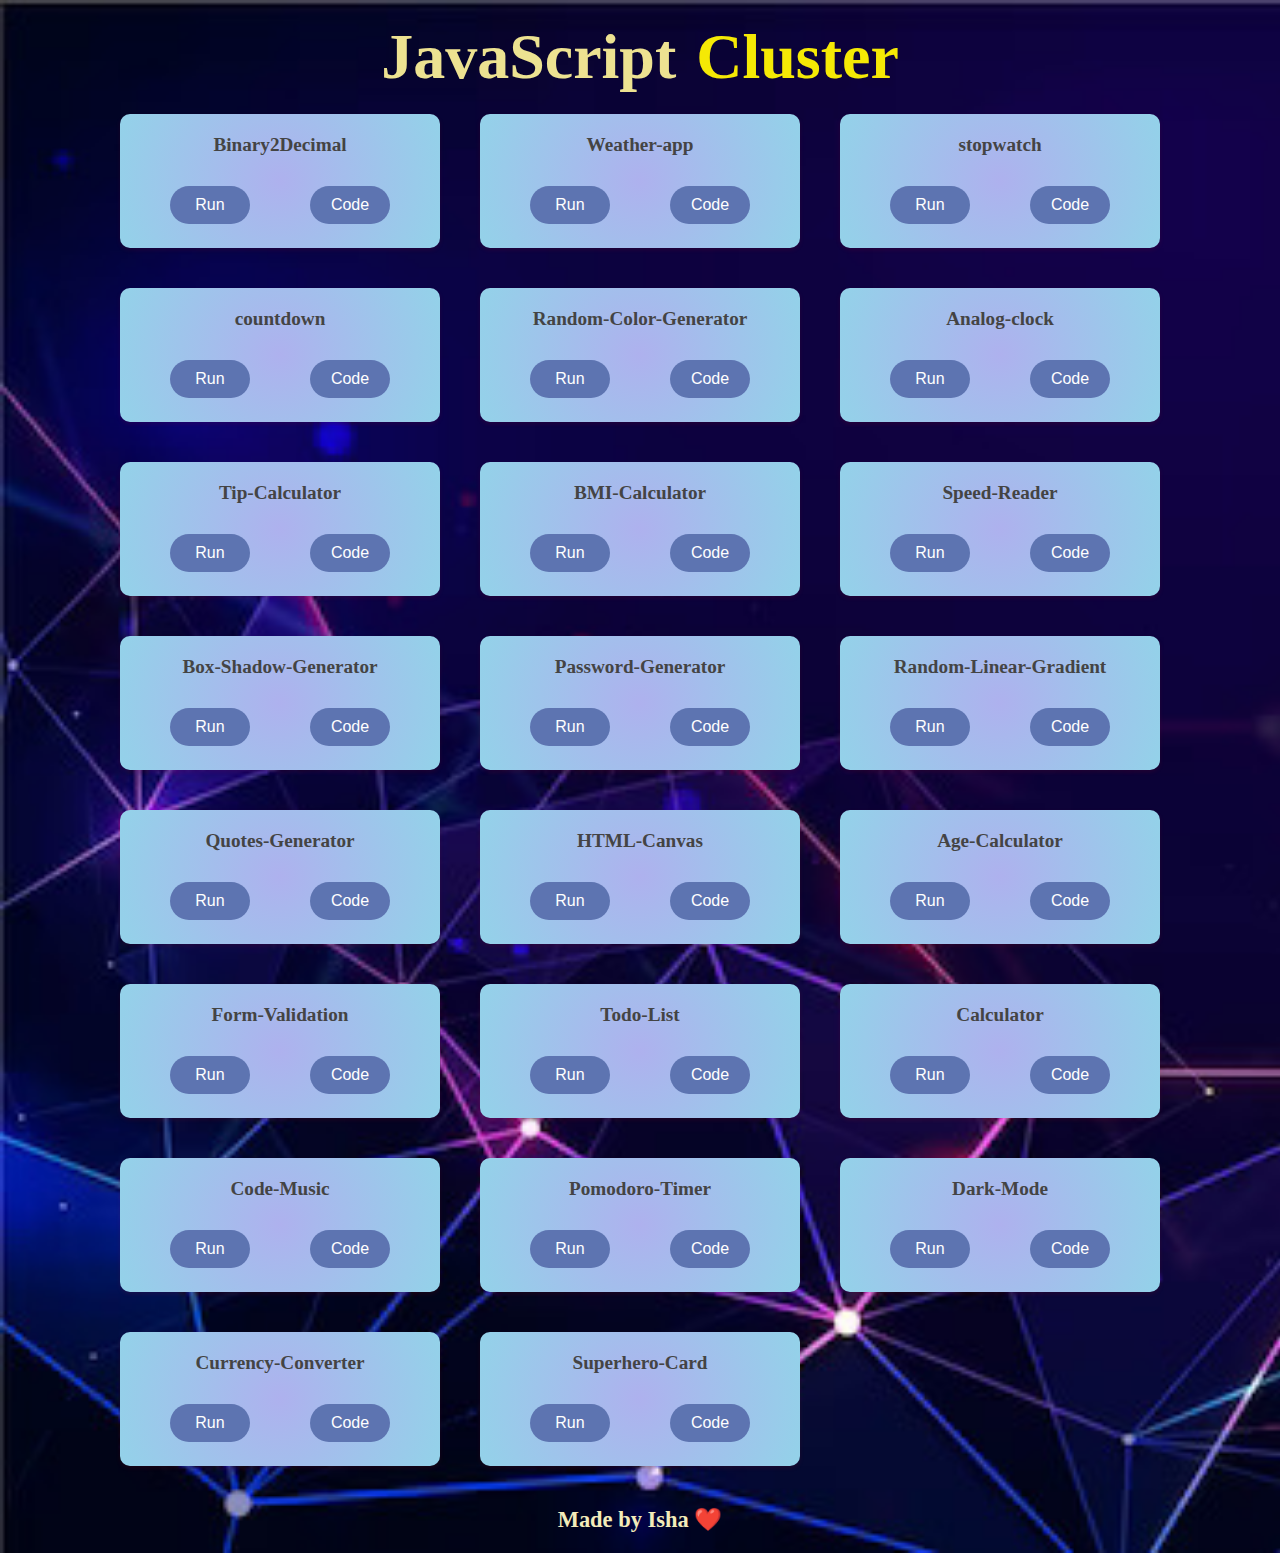
<file: index.html>
<!DOCTYPE html>
<html lang="en">
<head>
    <meta charset="UTF-8">
    <meta name="description" content="Simple JavaScript Projects by Ayush Saini"/>
    <meta name="keywords" content="js, JavaScript, web, Frontend, html, css, development"/>
    <meta name="viewport" content="width=device-width, initial-scale=1.0">
    <title>JavaScript Cluster</title>
    <link rel="stylesheet" type="text/css" href="./mainStyle.css" media="all">
    
</head>
<body>
    <header>
        <h1 class="title">JavaScript<span>Cluster</span></h1>
    </header>
    <div id="projects-grid"></div>
    <footer>
        <h3>Made by Isha ❤️</h3>
    </footer>
    <script src="./mainApp.js"></script>
</body>
</html>
</file>
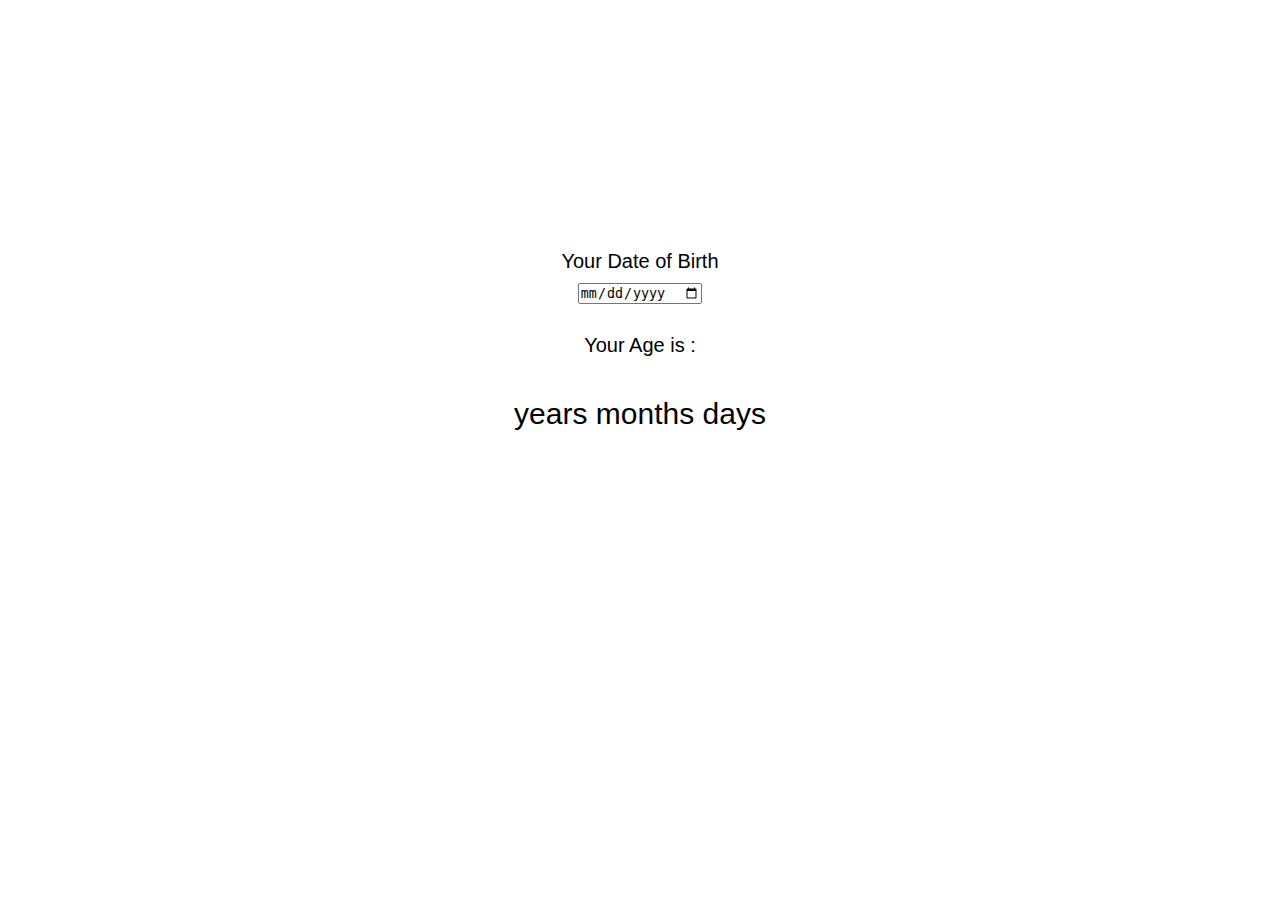
<file: Age-Calculator/index.html>
<!DOCTYPE html>
<html lang="en">
<head>
    <meta charset="UTF-8">
    <meta name="viewport" content="width=device-width, initial-scale=1.0">
    <title>Age Calculator</title>
    <link rel="stylesheet" href="./style.css" type="text/css">
</head>
<body>
    <div class="container">
        <label for="dob">Your Date of Birth</label>
        <input type="date" name="dob-name" id="dob" >
        <p class="desc">Your Age is : </p>
        <p class="age">
            <span id="years"></span> years
            <span id="months"></span> months
            <span id="days"></span> days
        </p>
        <p class="error">Welcome Time Traveller 🔮</p>
    </div>
    <script src="./app.js" type="text/javascript"></script>
</body>
</html>
</file>
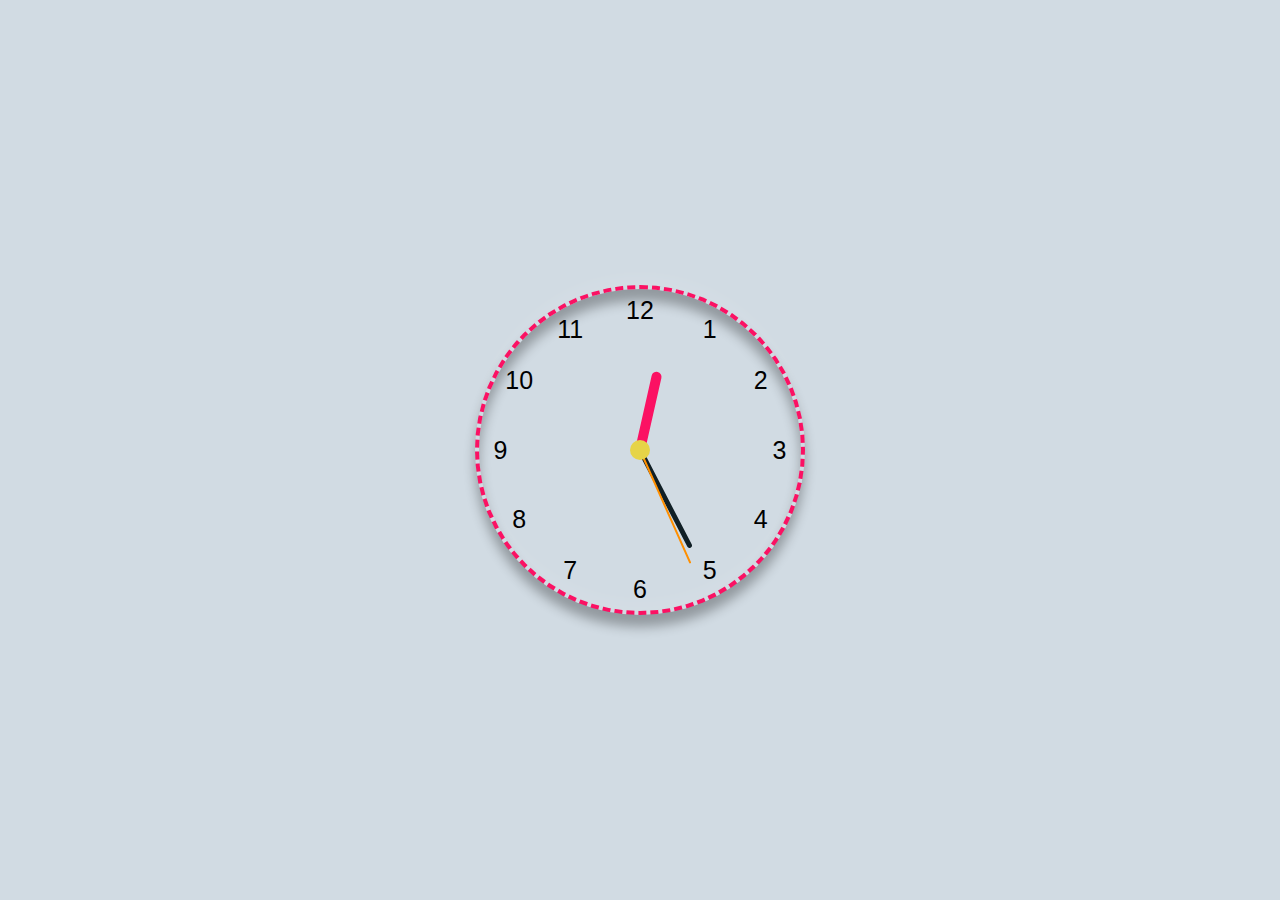
<file: Analog-clock/index.html>
<!DOCTYPE html>
<html lang="en">
  <head>
    <meta charset="UTF-8" />
    <meta name="viewport" content="width=device-width, initial-scale=1.0" />
    <title>Analog Clock</title>
    <link rel="stylesheet" href="./style.css" type="text/css" />
  </head>
  <body>
    <div class="container">
      <div class="hand hour"></div>
      <div class="hand minute"></div>
      <div class="hand second"></div>
      <div class="number number1"><div class="undo">1</div></div>
      <div class="number number2"><div class="undo">2</div></div>
      <div class="number number3"><div class="undo">3</div></div>
      <div class="number number4"><div class="undo">4</div></div>
      <div class="number number5"><div class="undo">5</div></div>
      <div class="number number6"><div class="undo">6</div></div>
      <div class="number number7"><div class="undo">7</div></div>
      <div class="number number8"><div class="undo">8</div></div>
      <div class="number number9"><div class="undo">9</div></div>
      <div class="number number10"><div class="undo">10</div></div>
      <div class="number number11"><div class="undo">11</div></div>
      <div class="number number12">12</div>
    </div>
    <script src="./app.js" type="text/javascript"></script>
  </body>
</html>
</file>
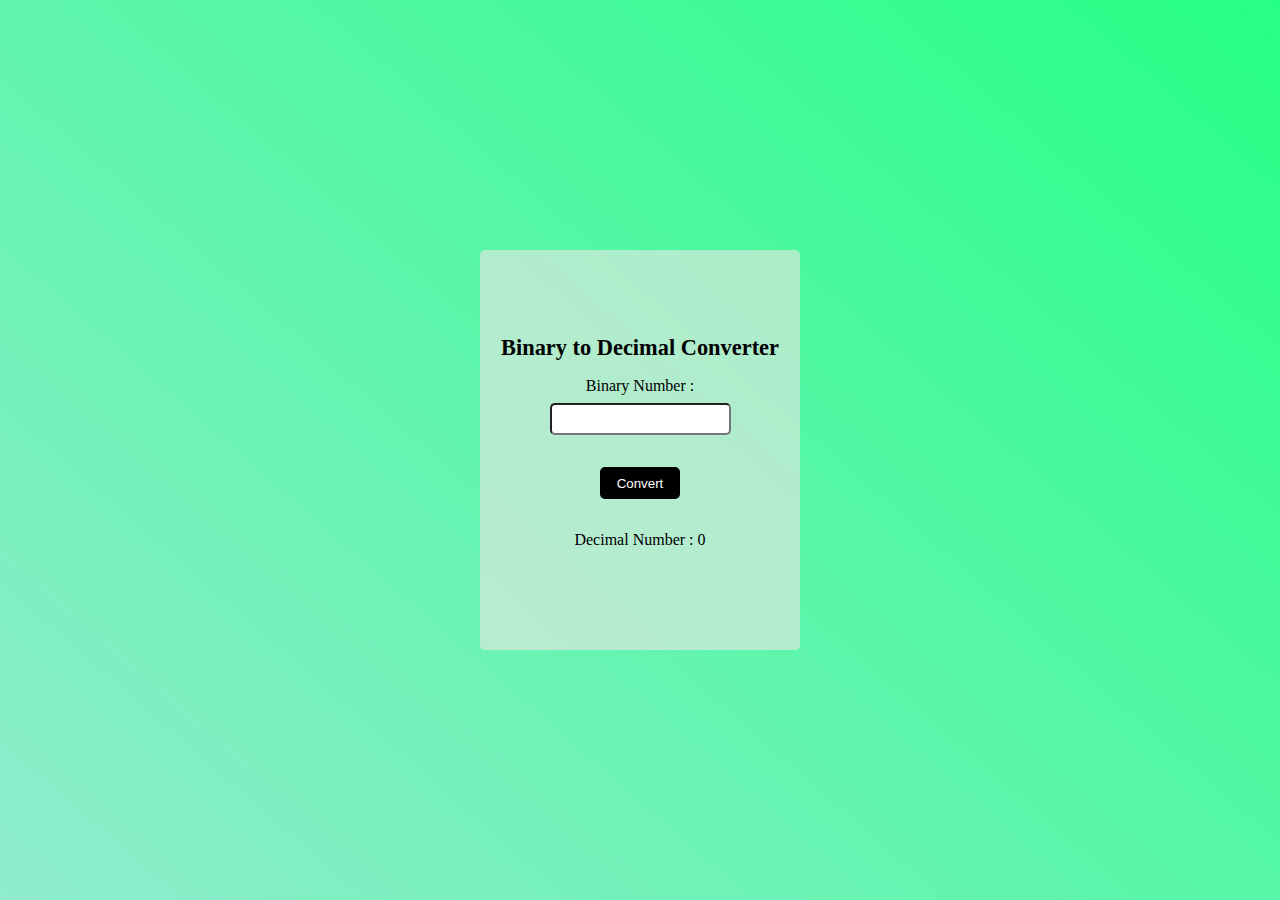
<file: Binary2Decimal/index.html>
<!DOCTYPE html>
<html lang="en">
<head>
    <meta charset="UTF-8">
    <meta name="viewport" content="width=device-width, initial-scale=1.0">
    <title>Binary to decimal converter</title>
    <link rel="stylesheet" href="./style.css" type="text/css">
</head>
<body>
    <form class="container">
        <h1 class="title">Binary to Decimal Converter</h1>
        <div class="row">
            <label for="binary">Binary Number : </label>
            <input name="binary" id="binary" type="number" >
        </div>
        <div class="row">
            <input class="btn" type="submit" value="Convert">
        </div>
        <div class="row">
            <p class="result">Decimal Number : 0</p>
        </div>
    </form>
    <script src="./app.js" type="text/javascript"></script>
</body>
</html>
</file>
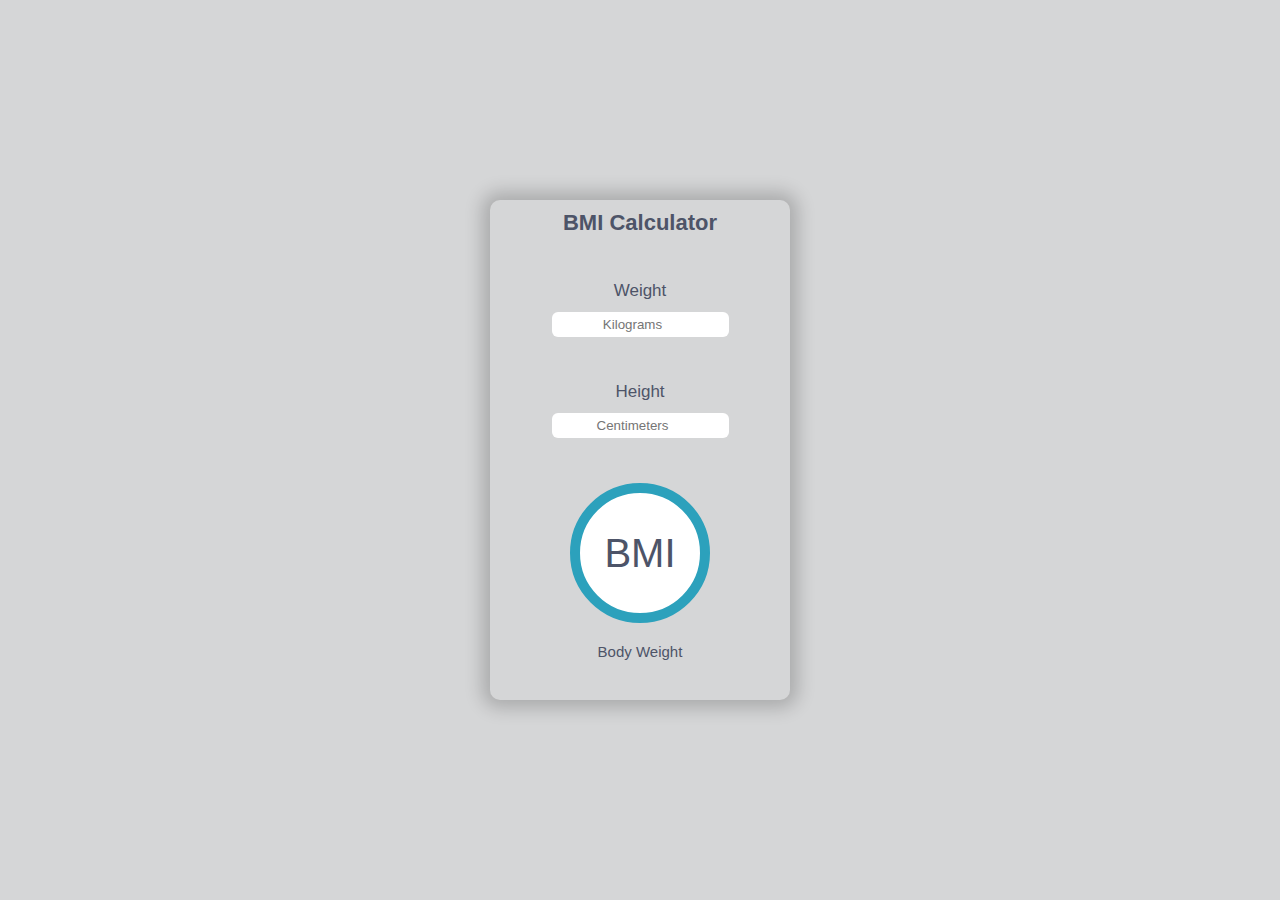
<file: BMI-Calculator/index.html>
<!DOCTYPE html>
<html lang="en">
<head>
    <meta charset="UTF-8">
    <meta name="viewport" content="width=device-width, initial-scale=1.0">
    <title>BMI Calculator</title>
    <link rel="stylesheet" href="./style.css" type="text/css">
</head>
<body>
    <div class="container">
        <h1 class="title">BMI Calculator</h1>
        <div class="weight-wrapper">
            <label for="weight">Weight</label>
            <input type="number" name="weight-box" min="0" id="weight" class="input-box" placeholder="Kilograms">
        </div>
        <div class="height-wrapper">
            <label for="height">Height</label>
            <input type="number" name="height-box" min="0" id="height" class="input-box" placeholder="Centimeters">
        </div>
        <div class="result-wrapper">
            <div class="bmi">BMI</div>
            <p class="desc">Body Weight <span class="bmi-category"></span></p>
        </div>
    </div>
    <script src="./app.js" type="text/javascript"></script>
</body>
</html>
</file>
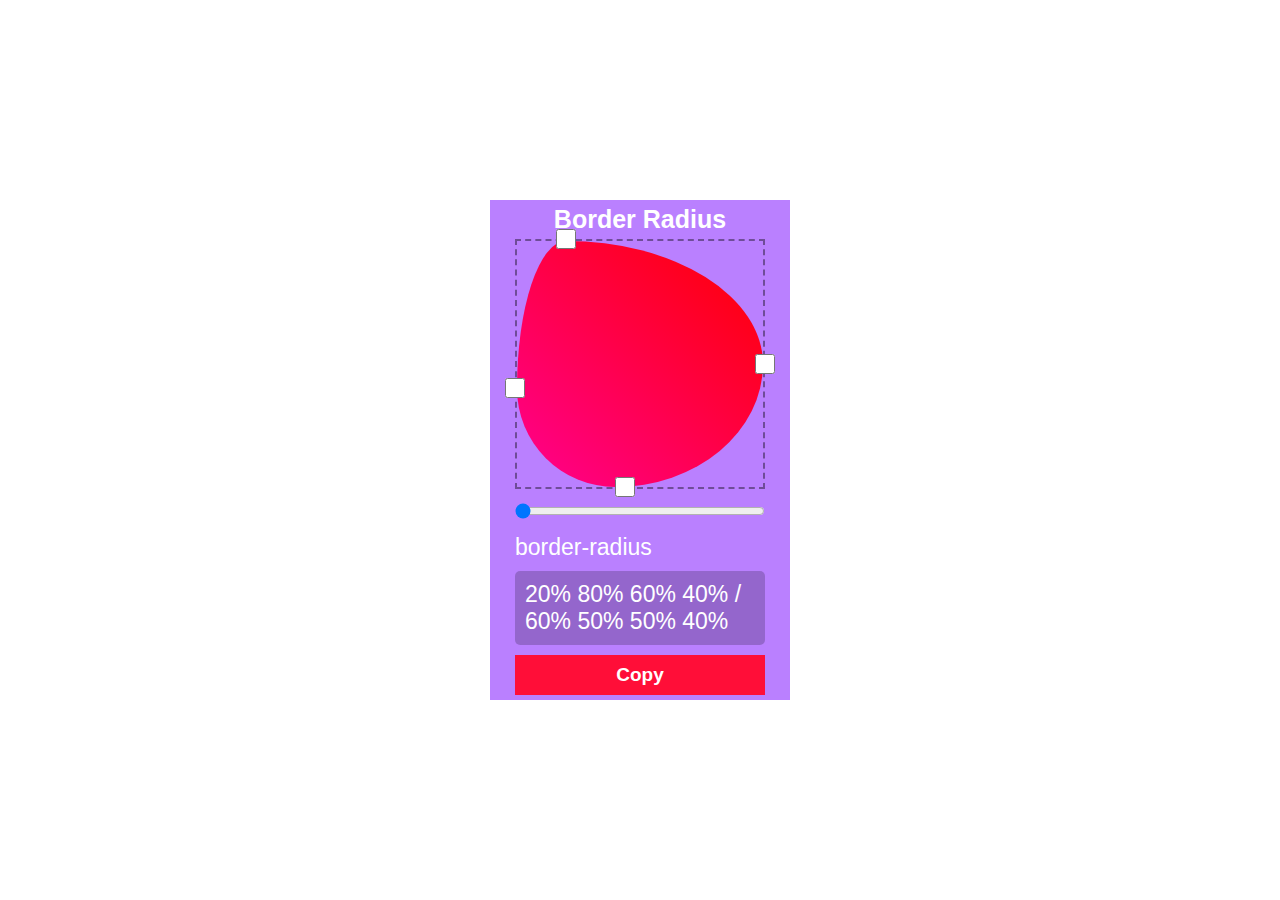
<file: Border-Radius/index.html>
<!DOCTYPE html>
<html lang="en">
<head>
    <meta charset="UTF-8">
    <meta name="viewport" content="width=device-width, initial-scale=1.0">
    <title>Border Radius</title>
    <link rel="stylesheet" href="./style.css" type="text/css">
</head>
<body>
    <div class="container">
        <h1 class="title">Border Radius</h1>
        <div class="generator-wrapper">
            <div class="shape"></div>
            <input type="checkbox" id="left" class="slider"></input>
            <input type="checkbox" id="top" class="slider"></input>
            <input type="checkbox" id="right" class="slider"></input>
            <input type="checkbox" id="bottom" class="slider"></input>
        </div>
        <input type="range" id="ranger" min="0" max="100" value="0">
        <div class="output-wrapper">
            <p class="property-name">border-radius</p>
            <div class="output">
                <div class="code">20% 80% 60% 40% / 60% 50% 50% 40%</div>
                <button class="copy">Copy</button>
            </div>
        </div>
    </div>
    <script src="./app.js" type="text/javascript"></script>
</body>
</html>
</file>
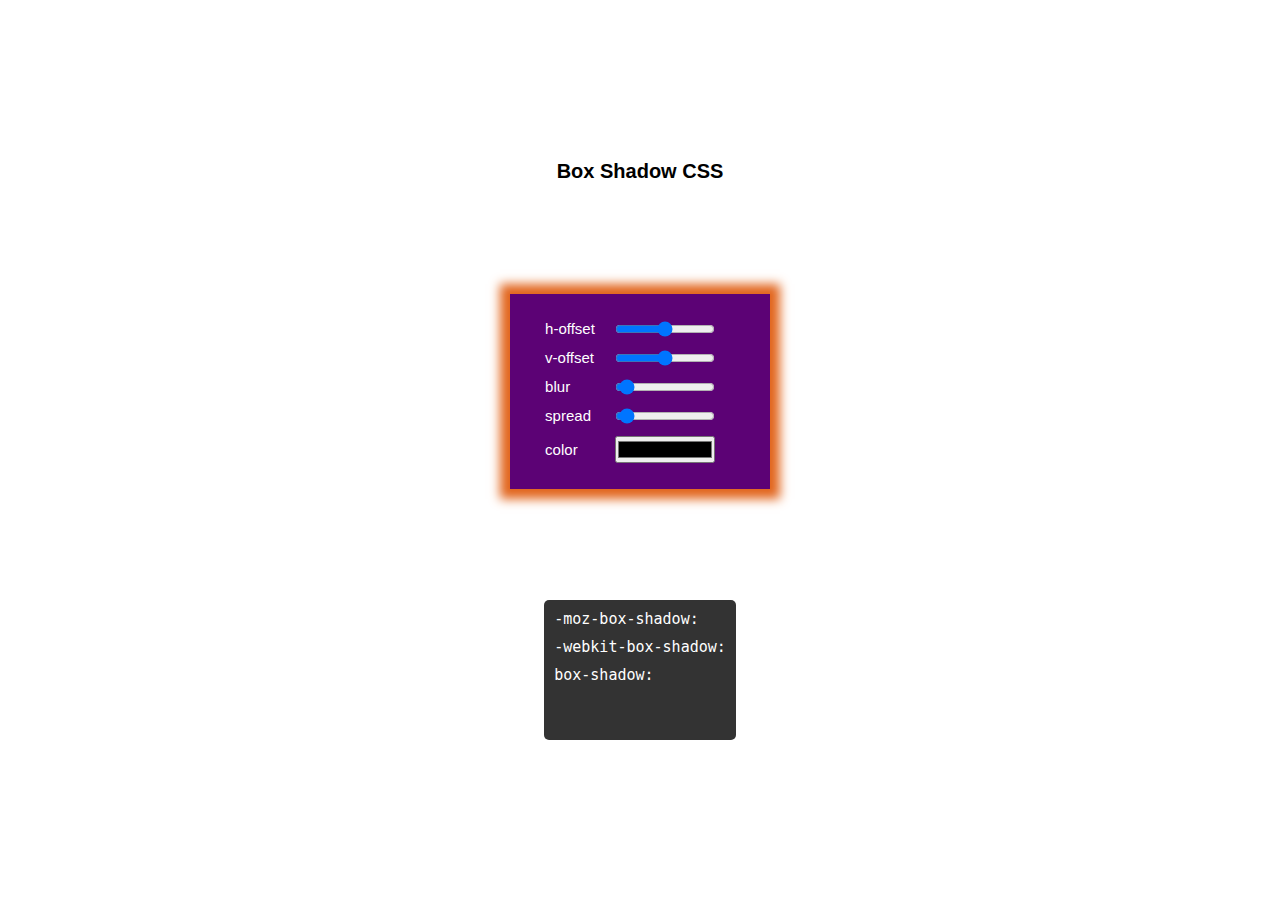
<file: Box-Shadow-Generator/index.html>
<!DOCTYPE html>
<html lang="en">
<head>
    <meta charset="UTF-8">
    <meta name="viewport" content="width=device-width, initial-scale=1.0">
    <title>Box Shadow Generator</title>
    <link rel="stylesheet" href="./style.css" type="text/css">
</head>
<body>
    <div class="container">
        <h1 class="title">Box Shadow CSS</h1>
        <div class="box">
            <div class="properties-wrapper">
                <div class="property">
                    <label for="h-offset">h-offset</label>
                    <input type="range" name="h-offset" id="h-offset" min="-100" max="100" value="0" data-unit="px">
                </div>
                <div class="property">
                    <label for="v-offset">v-offset</label>
                    <input type="range" name="v-offset" id="v-offset" min="-100" max="100" value="0" data-unit="px">
                </div>
                <div class="property">
                    <label for="blur">blur</label>
                    <input type="range" name="blur" id="blur" min="0" max="200" value="10" data-unit="px">
                </div>
                <div class="property">
                    <label for="spread">spread</label>
                    <input type="range" name="spread" id="spread" min="0" max="200" value="10" data-unit="px">
                </div>
                <div class="property">
                    <label for="color">color</label>
                    <input type="color" name="color" id="color">
                </div>
            </div>
        </div>
        <div class="output">
            <div class="code">
                <p class="moz">-moz-box-shadow:</p>
                <p class="webkit">-webkit-box-shadow:</p>
                <p class="normal">box-shadow:</p>
            </div>
        </div>
    </div>
    <script src="./app.js" type="text/javascript"></script>
</body>
</html>
</file>
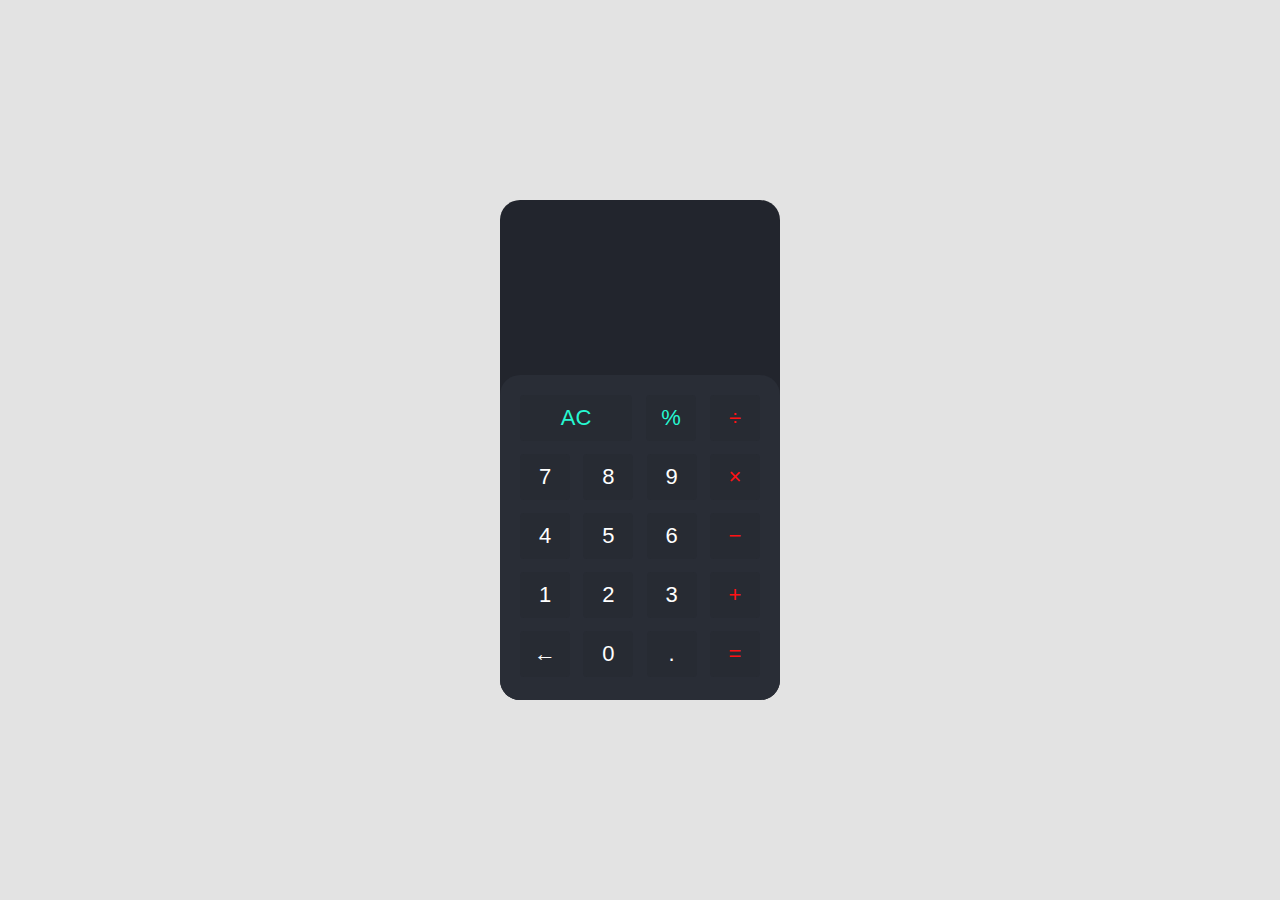
<file: Calculator/index.html>
<!DOCTYPE html>
<html lang="en">
<head>
    <meta charset="UTF-8">
    <meta name="viewport" content="width=device-width, initial-scale=1.0">
    <title>Calculator</title>
    <link rel="stylesheet" href="./style.css" type="text/css">
</head>
<body>
    <div class="container">
        <div class="screen">
            <p data-calc class="calc"></p>
            <p data-result class="result"></p>
        </div>
        <div class="controls">
            <div class="btn-row">
                <button data-operation="all-clear" class="btn-green clear">AC</button>
                <button data-operation="percentage" class="btn-green">%</button>
                <button data-operation="divide" class="btn-red">÷</button>
            </div>
            <div class="btn-row">
                <button data-number>7</button>
                <button data-number>8</button>
                <button data-number>9</button>
                <button data-operation="multiply" class="btn-red">×</button>
            </div>
            <div class="btn-row">
                <button data-number>4</button>
                <button data-number>5</button>
                <button data-number>6</button>
                <button data-operation="minus" class="btn-red">−</button>
            </div>
            <div class="btn-row">
                <button data-number>1</button>
                <button data-number>2</button>
                <button data-number>3</button>
                <button data-operation="plus" class="btn-red">+</button>
            </div>
            <div class="btn-row">
                <button data-operation="back">←</button>
                <button data-number>0</button>
                <button data-number>.</button>
                <button data-operation="equals" class="btn-red">=</button>
            </div>
        </div>
    </div>
    <script src="./app.js" type="text/javascript"></script>
</body>
</html>
</file>
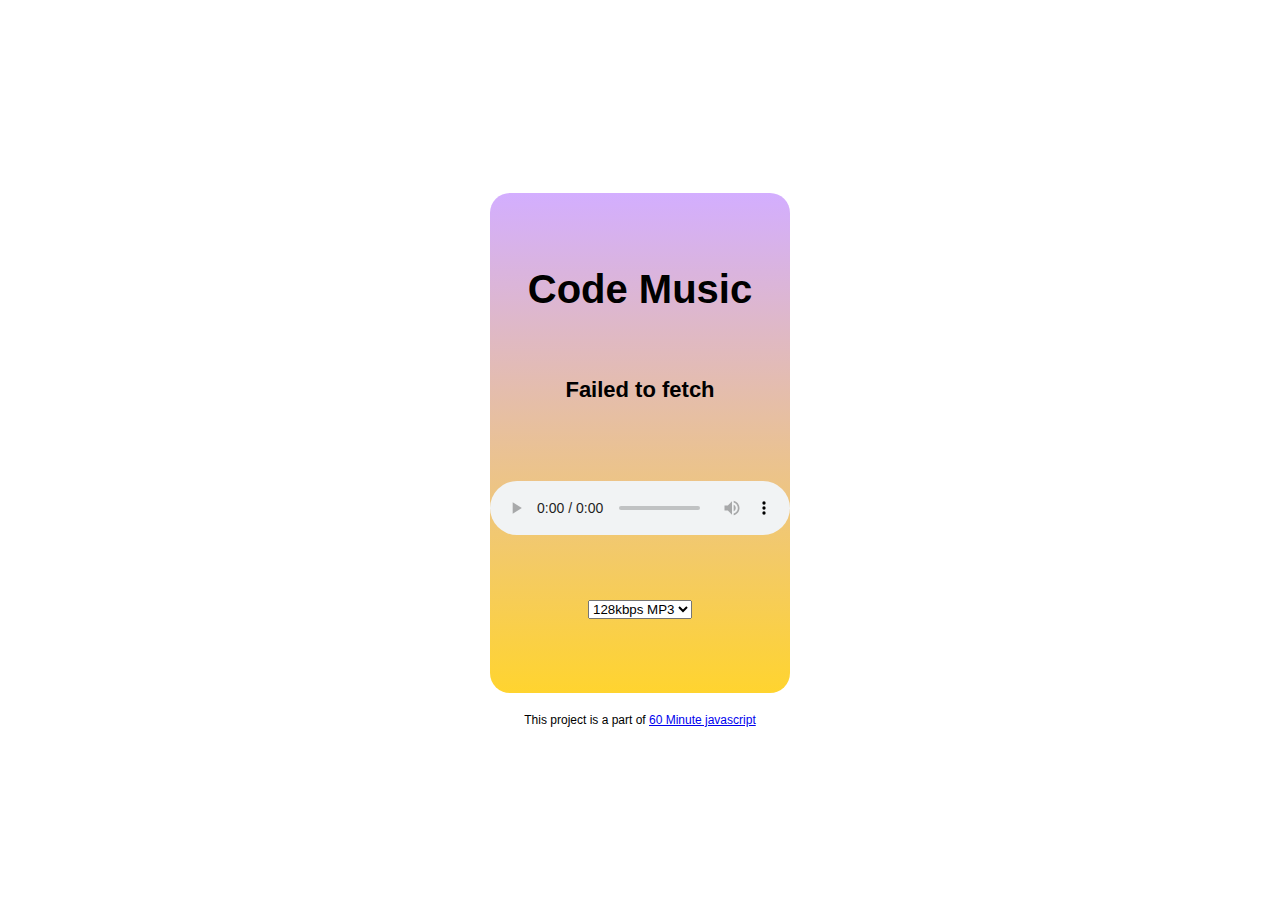
<file: Code-Music/index.html>
<!DOCTYPE html>
<html lang="en">
<head>
    <meta charset="UTF-8">
    <meta name="viewport" content="width=device-width, initial-scale=1.0">
    <title>Code Music 🎧</title>
    <link rel="stylesheet" href="./style.css" type="text/css">
</head>
<body>
    <div class="container">
        <h1 class="title">Code Music</h1>
        <h2 class="track-title"></h2>
        <h3 class="track-artist"></h3>
        <audio id="player" controls src=""></audio>
        <select name="select" id="select-bitrate">
            <option value="normal-128">128kbps MP3</option>
            <option value="normal-64">64kbps MP3</option>
        </select>
    </div>
    <p class="footer">This project is a part of <a href="https://60minutejs.vercel.app/">60 Minute javascript</a></p>
    <script src="./app.js" type="text/javascript"></script>
</body>
</html>
</file>
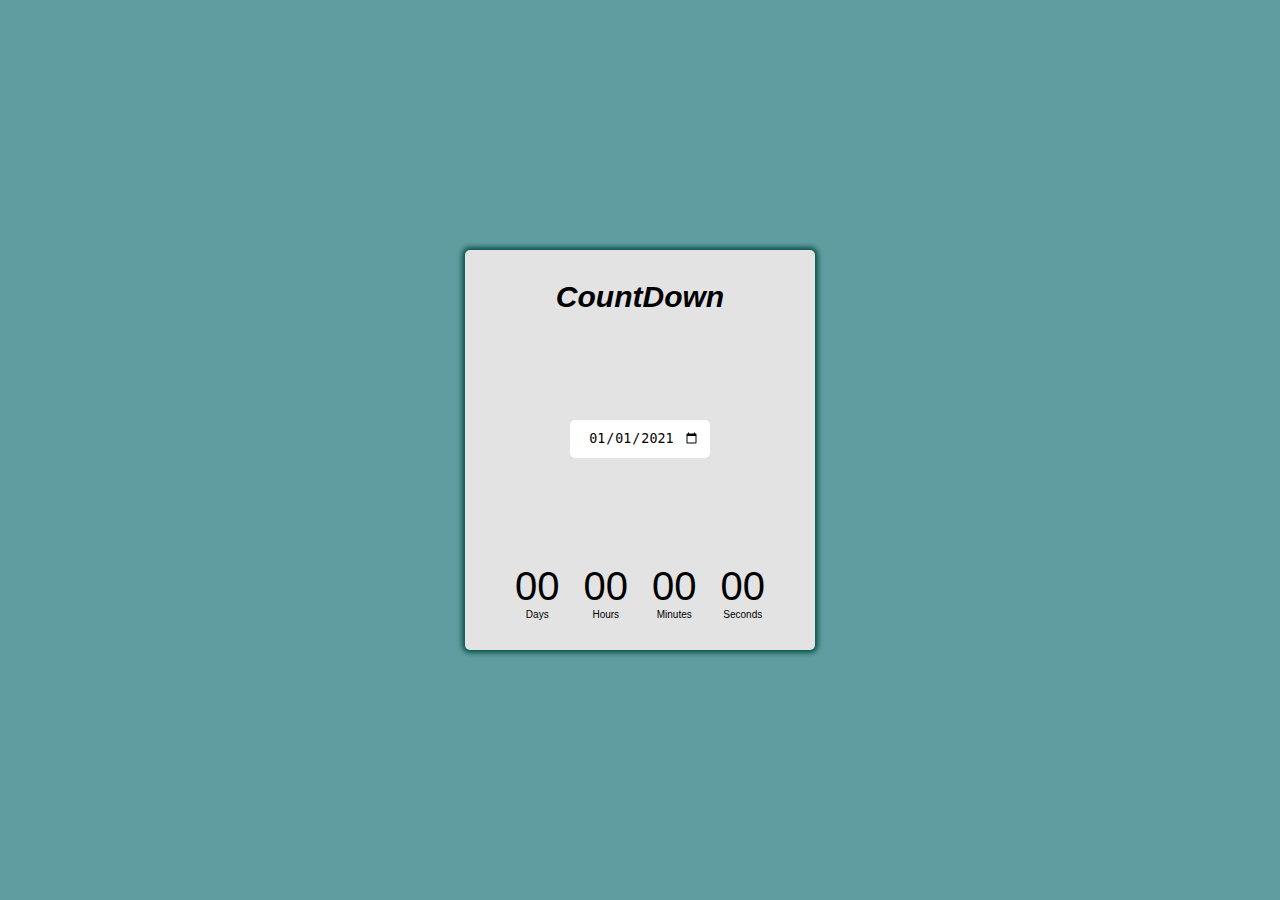
<file: countdown/index.html>
<!DOCTYPE html>
<html lang="en">
<head>
    <meta charset="UTF-8">
    <meta name="viewport" content="width=device-width, initial-scale=1.0">
    <title>Countdown Timer</title>
    <link rel="stylesheet" href="./style.css" type="text/css">
</head>
<body>

    <div class="container">
        <h1 class="title">CountDown</h1>
        <div class="input-wrapper">
            <input type="date" class="input" name="" value="2021-01-01">
        </div>
        <div class="timer-wrapper">
            <div class="col">
                <p class="days timer">00</p>
                <p class="label">Days</p>
            </div>
            <div class="col">
                <p class="hours timer">00</p>
                <p class="label">Hours</p>
            </div>
            <div class="col">
                <p class="minutes timer">00</p>
                <p class="label">Minutes</p>
            </div>
            <div class="col">
                <p class="seconds timer">00</p>
                <p class="label">Seconds</p>
            </div>
        </div>
    </div>

    <script src="./app.js" type="text/javascript"></script>
</body>
</html>
</file>
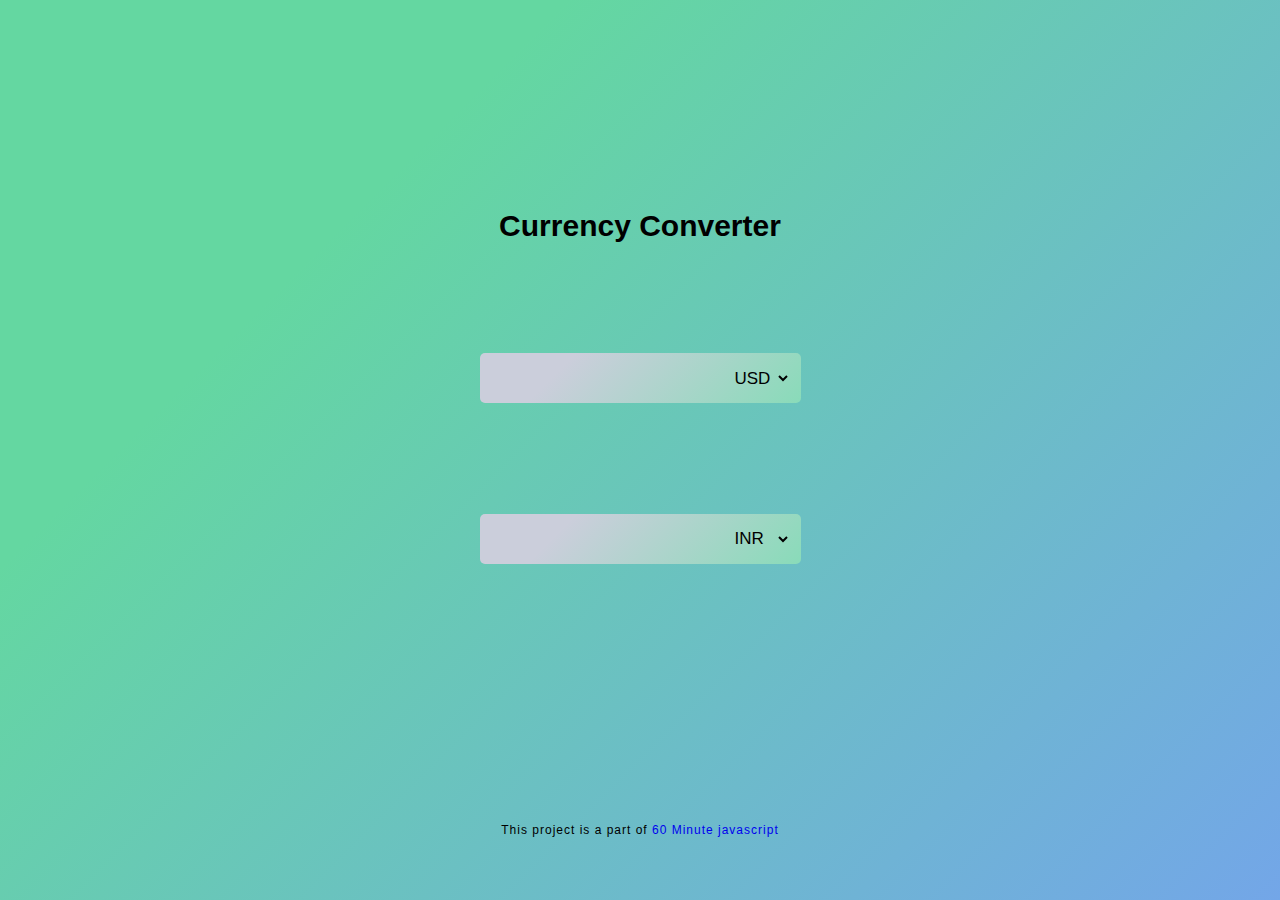
<file: Currency-Converter/index.html>
<!DOCTYPE html>
<html lang="en">
<head>
    <meta charset="UTF-8">
    <meta name="viewport" content="width=device-width, initial-scale=1.0">
    <title>Currency Converter</title>
    <link rel="stylesheet" href="./style.css" type="text/css">
</head>
<body>
    <div class="container">
        <h1 class="title">Currency Converter</h1>
        <div class="row">
            <input type="number" name="currency-1" id="currency-1" step="any">
            <select name="currency-1" id="select-currency-1">
                <option value="EUR">EUR</option>
                <option value="CAD">CAD</option>
                <option value="HKD">HKD</option>
                <option value="ISK">ISK</option>
                <option value="PHP">PHP</option>
                <option value="DKK">DKK</option>
                <option value="HUF">HUF</option>
                <option value="CZK">CZK</option>
                <option value="AUD">AUD</option>
                <option value="RON">RON</option>
                <option value="SEK">SEK</option>
                <option value="IDR">IDR</option>
                <option value="INR">INR</option>
                <option value="BRL">BRL</option>
                <option value="RUB">RUB</option>
                <option value="HRK">HRK</option>
                <option value="JPY">JPY</option>
                <option value="THB">THB</option>
                <option value="CHF">CHF</option>
                <option value="SGD">SGD</option>
                <option value="PLN">PLN</option>
                <option value="BGN">BGN</option>
                <option value="TRY">TRY</option>
                <option value="CNY">CNY</option>
                <option value="NOK">NOK</option>
                <option value="NZD">NZD</option>
                <option value="ZAR">ZAR</option>
                <option value="USD" selected>USD</option>
                <option value="MXN">MXN</option>
                <option value="ILS">ILS</option>
                <option value="GBP">GBP</option>
                <option value="KRW">KRW</option>
                <option value="MYR">MYR</option>
            </select>
        </div>
        <div class="row">
            <input type="number" name="currency-2" id="currency-2" step="any">
            <select name="currency-2" id="select-currency-2">
                <option value="EUR">EUR</option>
                <option value="CAD">CAD</option>
                <option value="HKD">HKD</option>
                <option value="ISK">ISK</option>
                <option value="PHP">PHP</option>
                <option value="DKK">DKK</option>
                <option value="HUF">HUF</option>
                <option value="CZK">CZK</option>
                <option value="AUD">AUD</option>
                <option value="RON">RON</option>
                <option value="SEK">SEK</option>
                <option value="IDR">IDR</option>
                <option value="INR" selected>INR</option>
                <option value="BRL">BRL</option>
                <option value="RUB">RUB</option>
                <option value="HRK">HRK</option>
                <option value="JPY">JPY</option>
                <option value="THB">THB</option>
                <option value="CHF">CHF</option>
                <option value="SGD">SGD</option>
                <option value="PLN">PLN</option>
                <option value="BGN">BGN</option>
                <option value="TRY">TRY</option>
                <option value="CNY">CNY</option>
                <option value="NOK">NOK</option>
                <option value="NZD">NZD</option>
                <option value="ZAR">ZAR</option>
                <option value="USD">USD</option>
                <option value="MXN">MXN</option>
                <option value="ILS">ILS</option>
                <option value="GBP">GBP</option>
                <option value="KRW">KRW</option>
                <option value="MYR">MYR</option>
            </select>
        </div>
        <div id="rate-detail"></div>
    </div>
    <p class="footer">This project is a part of <a href="https://60minutejs.vercel.app/">60 Minute javascript</a></p>
    <script src="./app.js" type="text/javascript"></script>
</body>
</html>
</file>
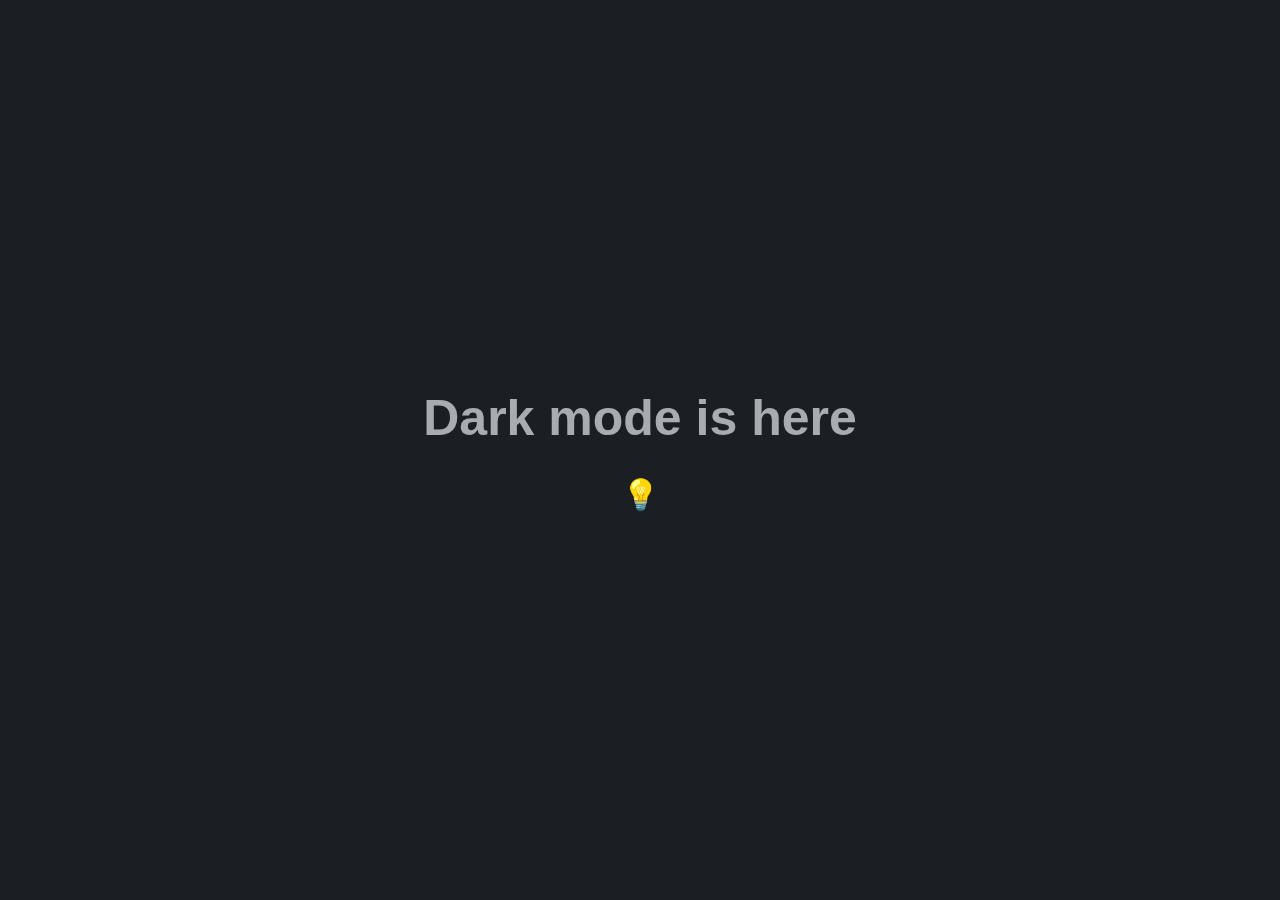
<file: Dark-Mode/index.html>
<!DOCTYPE html>
<html lang="en">
<head>
    <meta charset="UTF-8">
    <meta name="viewport" content="width=device-width, initial-scale=1.0">
    <title>Dark Mode</title>
    <link rel="stylesheet" href="./style.css" type="text/css">
</head>
<body class="dark || light">
    <h1 class="title">Dark mode is here</h1>
    <div class="btn"></div>
    <script src="./app.js" type="text/javascript"></script>
</body>
</html>
</file>
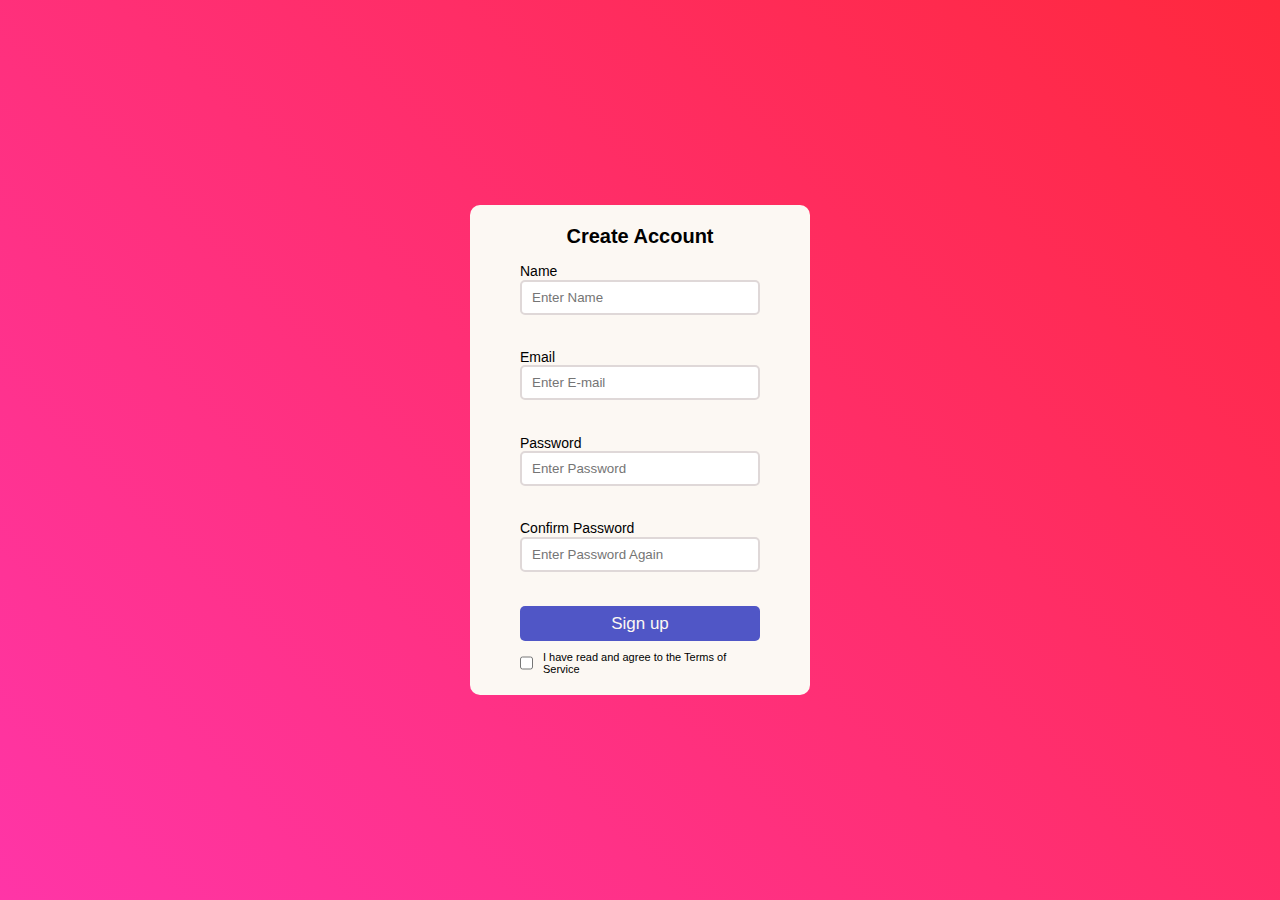
<file: Form-Validation/index.html>
<!DOCTYPE html>
<html lang="en">
<head>
    <meta charset="UTF-8">
    <meta name="viewport" content="width=device-width, initial-scale=1.0">
    <title>Form Validation</title>
    <link rel="stylesheet" href="./style.css" type="text/css">
</head>
<body>
    <form action="/" method="GET" id="form">
        <h1 class="title">Create Account</h1>
        <div class="row">
            <label for="name">Name</label>
            <input type="text" name="name" id="name" placeholder="Enter Name">
            <small>Error message goes here</small>
        </div>
        <div class="row">
            <label for="email">Email</label>
            <input type="email" name="email" id="email" placeholder="Enter E-mail">
            <small>Error message goes here</small>
        </div>
        <div class="row">
            <label for="password">Password</label>
            <input type="password" name="password" id="password" placeholder="Enter Password">
            <small>Error message goes here</small>
        </div>
        <div class="row">
            <label for="confirm-password">Confirm Password</label>
            <input type="password" name="confirm-password" id="confirm-password" placeholder="Enter Password Again">
            <small>Error message goes here</small>
        </div>
        <button type="submit" id="btn">Sign up</button>
        <div class="tNc">
            <input type="checkbox" name="terms" id="terms" required>
            <label for="terms">I have read and agree to the Terms of Service</label>
        </div>
    </form>

    <script src="./app.js" type="text/javascript"></script>
</body>
</html>
</file>
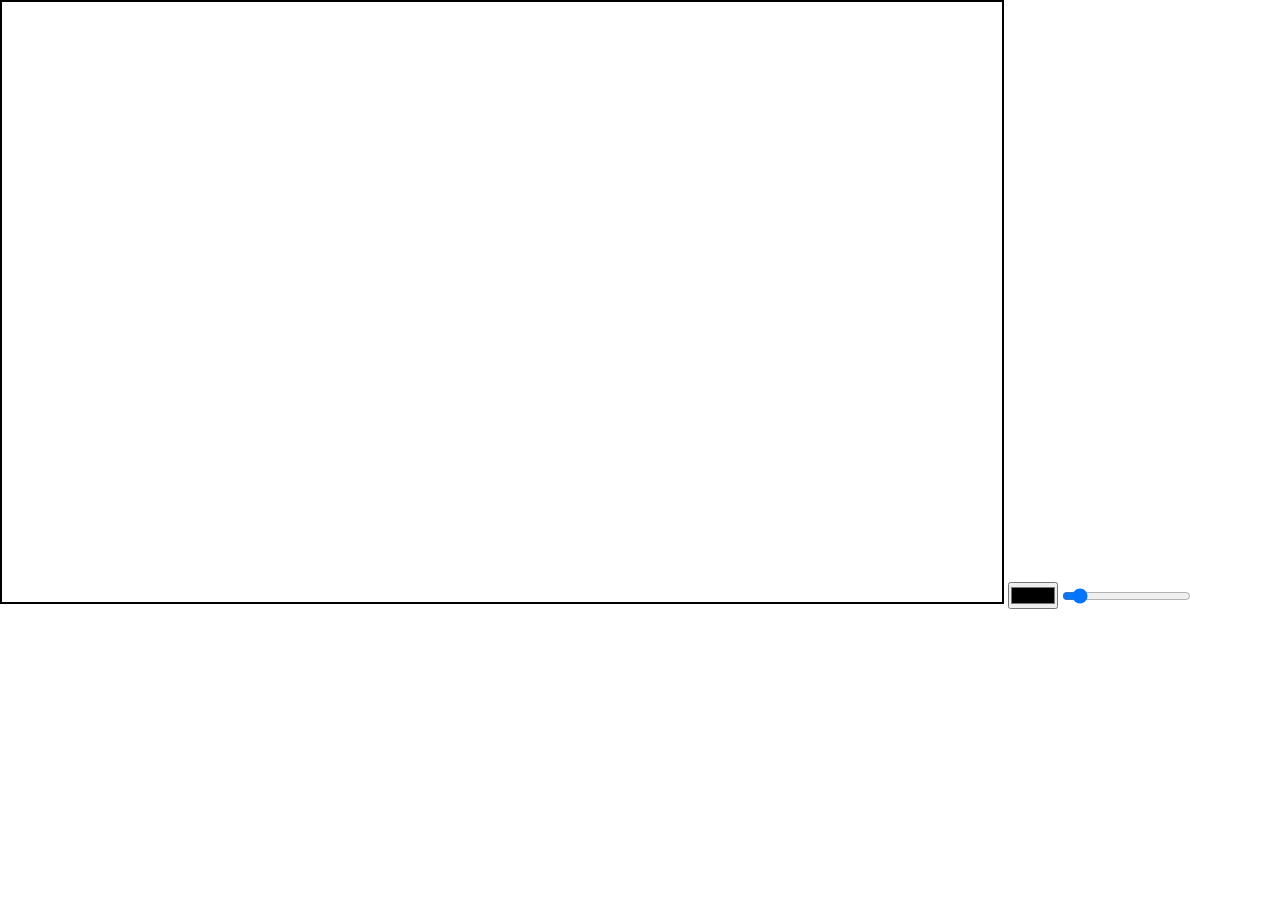
<file: HTML-Canvas/index.html>
<!DOCTYPE html>
<html lang="en">
<head>
    <meta charset="UTF-8">
    <meta name="viewport" content="width=device-width, initial-scale=1.0">
    <title>HTML Canvas</title>
    <link rel="stylesheet" href="./style.css" type="text/css">
</head>
<body>
    <canvas id="canvas" width="1000px" height="600px"></canvas>
    <input type="color" name="pen" id="color" value="black">
    <input type="range" name="pen-range" id="range" min="1" max="100" value="10">
    <script src="./app.js" type="text/javascript"></script>
</body>
</html>
</file>
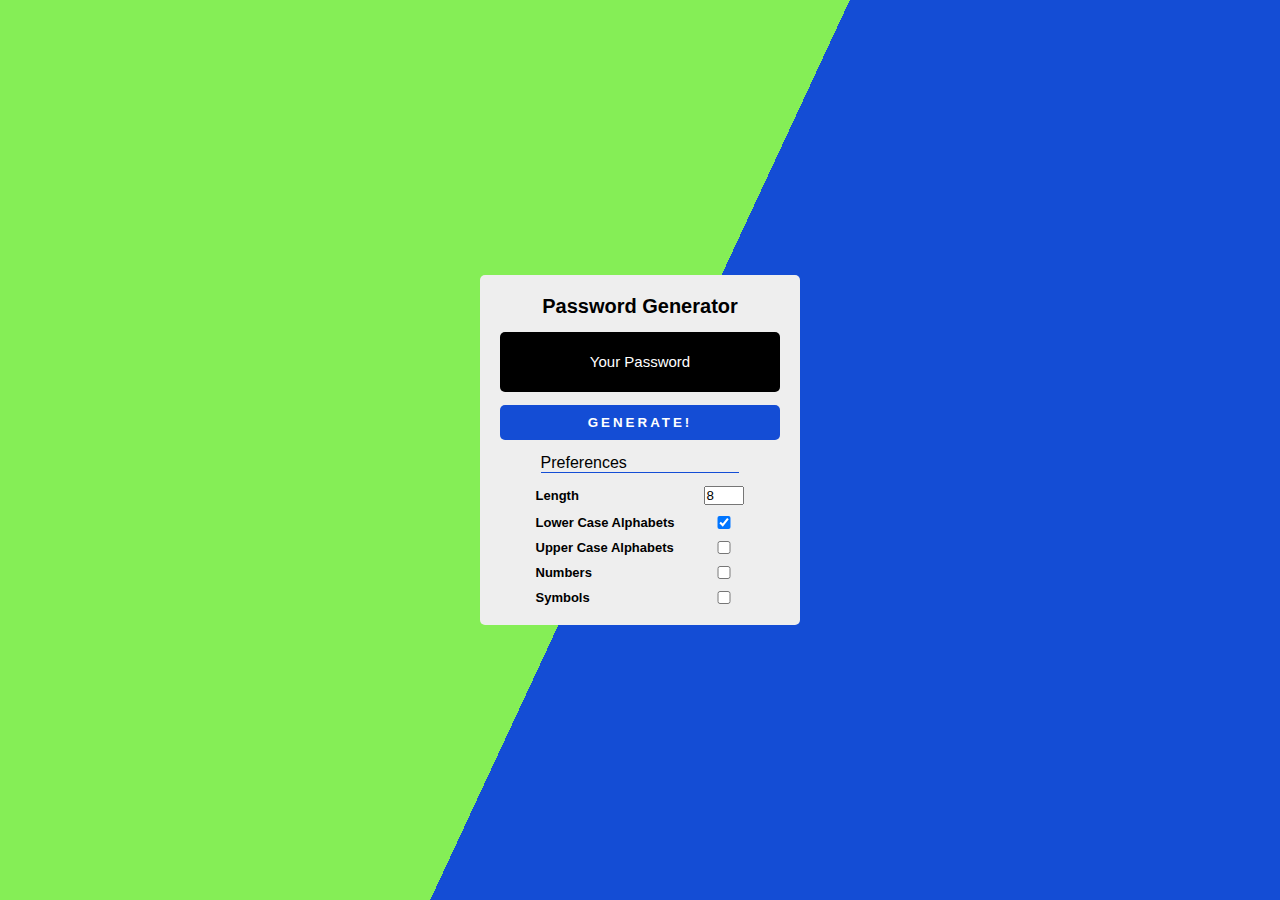
<file: Password-Generator/index.html>
<!DOCTYPE html>
<html lang="en">
<head>
    <meta charset="UTF-8">
    <meta name="viewport" content="width=device-width, initial-scale=1.0">
    <title>Password Generator</title>
    <link rel="stylesheet" href="./style.css" type="text/css">
</head>
<body>
    <div class="container">
        <h1 class="title">Password Generator</h1>
        <p class="password">Your Password</p>
        <button class="btn" id="btn-generate">GENERATE!</button>
        <p class="desc-title">Preferences</p>
        <form class="form">
            <label for="password-length-number">Length</label>
            <input type="number" name="pln" id="password-length-number" class="number-input" min="1" max="50" value="8">

            <label for="lowercase">Lower Case Alphabets</label>
            <input type="checkbox" name="lc" id="lowercase" checked>

            <label for="lowercase">Upper Case Alphabets</label>
            <input type="checkbox" name="uc" id="uppercase">

            <label for="lowercase">Numbers</label>
            <input type="checkbox" name="num" id="numbers">

            <label for="lowercase">Symbols</label>
            <input type="checkbox" name="sym" id="symbols">
        </form>
    </div>
    <script src="./app.js" type="text/javascript"></script>
</body>
</html>
</file>
<file: mainStyle.css>
* {
  margin: 0;
  padding: 0;
  box-sizing: border-box;
}
:root {
  --bg-ul: rgb(229, 229, 207);
}
html {
  font-size: 16px; /* 1rem = 16px*/
  font-family: Roboto, sans-serif;
}

body {
  font-family: sans-serif;
  background-color: #F6F6F6;
  background-image: url("assets/bg2.jpg");
  background-size: cover;
}
h1{
color: rgb(237, 226, 145);
  font-size: 4rem;
  text-align: center;
  margin-top: 20px;
  font-family: 'Alkatra', cursive;
  font-weight: bolder;
}
h1 span{
  color: rgb(245, 233, 5);
  padding-left: 20px;
}
#projects-grid{
  display: grid;
    grid-template-columns: repeat(3, 1fr);
    grid-template-rows: repeat(4, 1fr);
    justify-content: space-between;
    justify-self: center;
    gap: 40px;
    padding: 20px;
}

.grid-item {
  text-align: center;
  font-size: 3rem;
  font-family: 'PT Serif', serif;
  background: rgb(174, 177, 238);
  background: radial-gradient(circle, rgba(174, 177, 238, 1) 0%, rgba(148, 209, 233, 1) 97%);
  border-radius: 10px;
  padding: 20px;
  box-shadow: 0px 2px 5px rgba(238, 6, 6, 0.1);
  transition: all 0.3s ease;
  cursor: pointer;
}

button {
  background-color: #5d74b1;
  color: white;
  width: 80px;
  border: none;
  border-radius: 25px;
  padding: 10px 20px;
  text-align: center;
  text-decoration: none;
  display: inline-block;
  font-size: 16px;
  margin: 4px 30px;
  cursor: pointer;
}

button:hover {
  background-color: #5f33f1;
  box-shadow: 0px 2px 4px rgba(0, 0, 0, 0.4);

}
.grid-item:hover {
  transform: translateY(-8px);
  box-shadow: 0px 5px 10px rgba(0, 0, 0, 0.2);
}

.grid-item h2 {
  margin: 0;
  font-size: 1.2rem;
  color: #444;
  font-weight: bold;
  margin-bottom: 10px;
}

.grid-item p {
  font-size: 0.8rem;
  color: #888;
  margin: 0;
}

footer{
  color: rgb(243, 236, 186);
  text-align: center;
  margin: 20px;
  font-family: 'Alkatra', cursive;
  font-size: 1.2rem;
}
</file>
<file: Age-Calculator/style.css>
* {
    margin: 0;
    padding: 0;
    box-sizing: border-box;
}
html,
body {
    font-size: 10px;
    font-family: 'lato', Arial, Helvetica, sans-serif;
}
body {
    min-height: 100vh;
    display: flex;
    justify-content: center;
    align-items: center;
}
.container {
    display: flex;
    flex-direction: column;
    text-align: center;
    height: 40rem;
    min-width: 30rem;
    align-items: center;
}
.container label {
    font-size: 2rem;
    margin-bottom: 1rem;
}
.container #dob {
    margin-bottom: 3rem;
}
.container .desc {
    font-size: 2rem;
    margin-bottom: 4rem;
}
.container .age {
    font-size: 3rem;
}
.container .age > span {
    font-weight: bold;
}
.error {
    display: none;
    font-size: 4rem;
}
</file>
<file: Analog-clock/style.css>
* {
  margin: 0;
  padding: 0;
  box-sizing: border-box;
}
*::before,
*::after {
  box-sizing: border-box;
}
html,
body {
  font-size: 10px;
  font-family: "lato", Arial, sans-serif;
}
body {
  background: #d1dbe3;
  min-height: 100vh;
  display: flex;
  justify-content: center;
  align-items: center;
}
.container {
  width: 33rem;
  height: 33rem;
  background: #d1dbe3;
  border-radius: 50%;
  position: relative; /*so that i can postition inside divs relative to the container*/
  box-shadow: 0 -1.2em 1.2em rgba(255, 255, 255, 0.06),
    inset 0 -1.2em 1.2em rgba(255, 255, 255, 0.06),
    0 1.2em 1.2em rgba(0, 0, 0, 0.3), inset 0 1.2em 1.2em rgba(0, 0, 0, 0.3);
  border: 0.4rem dashed #fb1163;  
}
.container .number {
  --rotateAngle: 0;
  position: absolute;
  width: 100%;
  height: 100%;
  text-align: center;
  transform: rotate(var(--rotateAngle));
  font-size: 2.5rem;
  padding: 0.7rem;
}
.container .number1 {
  --rotateAngle: 30deg;
}
.container .number2 {
  --rotateAngle: 60deg;
}
.container .number3 {
  --rotateAngle: 90deg;
}
.container .number4 {
  --rotateAngle: 120deg;
}
.container .number5 {
  --rotateAngle: 150deg;
}
.container .number6 {
  --rotateAngle: 180deg;
}
.container .number7 {
  --rotateAngle: 210deg;
}
.container .number8 {
  --rotateAngle: 240deg;
}
.container .number9 {
  --rotateAngle: 270deg;
}
.container .number10 {
  --rotateAngle: 300deg;
}
.container .number11 {
  --rotateAngle: 330deg;
}

.container .number .undo {
    --undoAngle : 0;
    transform: rotate(var(--undoAngle));
}
.container .number1 .undo { --undoAngle : -30deg; }
.container .number2 .undo { --undoAngle : -60deg; }
.container .number3 .undo { --undoAngle : -90deg; }
.container .number4 .undo { --undoAngle : -120deg; }
.container .number5 .undo { --undoAngle : -150deg; }
.container .number6 .undo { --undoAngle : -180deg; }
.container .number7 .undo { --undoAngle : -210deg; }
.container .number8 .undo { --undoAngle : -240deg; }
.container .number9 .undo { --undoAngle : -270deg; }
.container .number10 .undo { --undoAngle : -300deg; }
.container .number11 .undo { --undoAngle : -330deg; }

.container .hand {
  background-color: black;
  width: 10px;
  height: 40px;
  position: absolute;
  bottom: 50%;
  left: 50%;
  /*transform: translateX(-50%); translate the object backwards 50% of its width*/
  transform-origin: bottom;
  z-index: 10; /*so that hand always comes on the top of numbers*/
  border-top-left-radius: 1rem;
  border-top-right-radius: 1rem;
}
.container .hour {
  width: 1rem;
  height: 8rem;
  background-color: #fb1163;
}
.container .minute {
  width: 0.5rem;
  height: 11rem;
  background-color: #101f25;
}
.container .second {
  width: 0.2rem;
  height: 12.4rem;
  background-color: #ff8f00;
}
.container::after {
  content: "";
  position: absolute;
  background-color: #e6d447;
  z-index: 11;
  width: 2rem;
  height: 2rem;
  top: 50%;
  left: 50%;
  transform: translate(-50%, -50%);
  border-radius: 50%;
}
</file>
<file: Binary2Decimal/style.css>
* {
    margin: 0;
    padding: 0;
    box-sizing: border-box;
}
:root {
    
}
body {
    font-family: Roboto, 'sans-serif';
    font-size: 16px;
    min-height: 100vh;
    background: linear-gradient(41deg, #90ecce,#26ff85);
    display: flex;
    justify-content: center;
    align-items: center;
}
.container {
    background-color: rgba(237, 230, 230, 0.6);
    border-radius: 5px;
    height: 25rem;
    width: 20rem;
    padding: 1rem;
    display: flex;
    flex-direction: column;
    justify-content: center;
    align-items: center;
}
.title {
    font-size: 1.4rem;
}
#binary {
    height: 1.5rem;
    border-radius: 5px;
    margin-top: 0.5rem;
    height: 2rem;
}
.row {
    margin: 1rem;
    text-align: center;
}
.btn {
    width: 5rem;
    height: 2rem;
    border-radius: 5px;
    background: black;
    color: white;
    border: none;
    cursor: pointer;
}
</file>
<file: BMI-Calculator/style.css>
* {
    margin: 0;
    padding: 0;
    box-sizing: border-box;
}
*::before,
*::after { box-sizing: border-box; }
html,
body {
    font-size: 10px;
    font-family: 'lato', Arial, sans-serif;
}
body {
    background: #d5d6d7;
    color: #4d5468;
    min-height: 100vh;
    display: flex;
    justify-content: center;
    align-items: center;
}
.container {
    width: 30rem;
    height: 50rem;
    background: inherit;
    box-shadow: 0 0 18px 8px rgba(0, 0, 0, 0.2);
    border-radius: 1rem;
    display: flex;
    flex-direction: column;
    align-items: center;
    justify-content: space-between;
    padding: 1rem;
}
.container .title { font-size: 2.2rem; }
.weight-wrapper,
.height-wrapper {
    display: flex;
    flex-direction: column;
    align-items: center;
    font-size: 1.7rem;
}
.input-box {
    text-align: center;
    border: none;
    outline: none;
    border-radius: 0.6rem;
    height: 2.5rem;
    margin-top: 1.1rem;
}
.result-wrapper {
    display: flex;
    flex-direction: column;
    align-items: center;
    margin-bottom: 3rem;
}
.bmi {
    font-size: 4rem;
    width: 14rem;
    height: 14rem;
    border-radius: 50%;
    background: white;
    display: flex;
    justify-content: center;
    align-items: center;
    border: 1rem solid #2ca1bc;
    transition: border-color 0.3s ease-in-out;
}
.desc {
    font-size: 1.5rem;
    margin-top: 2rem;
}
.bmi-category { font-weight: bold; }
</file>
<file: Border-Radius/style.css>
* {
    margin: 0;
    padding: 0;
    box-sizing: border-box;
}
*::before,
*::after {
    box-sizing: border-box;
}
html,
body {
    font-size: 10px;
    font-family: 'lato', Arial, Helvetica, sans-serif;
}
body {
    min-height: 100vh;
    display: flex;
    justify-content: center;
    align-items: center;
    /* background: #000022; */
}
.container {
    width: 30rem;
    height: 50rem;
    background: #ba80ff;
    color: #fff;
    display: flex;
    flex-direction: column;
    align-items: center;
    justify-content: space-evenly;
}
.title {
    font-size: 2.5rem;
}
.generator-wrapper {
    width: 25rem;
    height: 25rem;
    border: 2px dashed rgba(0, 0, 0, 0.4);
    position: relative;
}
.shape {
    width: 100%;
    height: 100%;
    background: linear-gradient(45deg,#ff008f, red);
    border-radius: 20% 80% 60% 40% / 60% 50% 50% 40%;
}
.slider {
    display: block;
    width: 2rem;
    height: 2rem;
    border-radius: 50%;
    cursor: pointer;
    background-color: #fff;
    transform: translateX(-50%);
    border: 2px solid black;
    position: absolute;
    transition: ease-in-out .2s;
}
.slider:hover {
    border: 0.5rem solid rgb(0, 0, 0);
}
#left {
    top: 60%;
    left: -1.2rem;
    transform: translateY(-50%);
}
#top {
    left: 20%;
    top: -1.2rem;
    transform: translateX(-50%);
}
#right {
    top: 50%;
    right: -1.15rem;
    transform: translateY(-50%);
}
#bottom {
    left: 40%;
    bottom: 0;
    transform: translateY(50%);
}
#ranger {
    width: 25rem;
    margin-top: 1rem;
}
.output-wrapper {
    font-size: 2.3rem;
    width: 25rem;
    margin-top: 1rem;
}
.property-name {
    margin-bottom: 1rem;
}
.code {
    background: #0003;
    border-radius: 5px;
    padding: 1rem;
    margin-bottom: 1rem;
}
.copy {
    border: none;
    width: 100%;
    height: 4rem;
    font-size: 1.9rem;
    background: #ff0e38;
    color: white;
    font-weight: bold;
    cursor: pointer;
    transition: ease-in-out 0.2s;
}
.copy:hover {
    box-shadow: 0 0 6px 3px rgba(125, 35, 234, 0.4);
}
</file>
<file: Box-Shadow-Generator/style.css>
* {
    margin: 0;
    padding: 0;
    box-sizing: border-box;
}
*::before,
*::after {
    box-sizing: border-box;
}
html,
body {
    font-size: 10px;
    font-family: 'lato', Arial, Helvetica, sans-serif;
}
body {
    min-height: 100vh;
    display: flex;
    justify-content: center;
    align-items: center;
    background: #ffffff;
}
.container {
    max-width: 50rem;
    width: 80%;
    min-height: 60rem;
    background: inherit;
    display: flex;
    flex-direction: column;
    align-items: center;
    justify-content: space-between;
    padding: 1rem;
}
.box {
    background: #5c0275;
    color: white;
    padding: 2rem 3.5rem;
    box-shadow: 0 0 10px 10px rgb(226, 102, 30);
}
.properties-wrapper {
    font-size: 1.5rem;
}
.property {
    display: flex;
    align-items: center;
    justify-content: space-between;
    padding: 0.6rem 0;
}
.property > input {
    width: 10rem;
    margin: 0 2rem;
}
.output {
    font-size: 1.5rem;
    font-family: monospace;
    max-width: 40rem;
    height: 14rem;
    background: #333333;
    color: #ffffff;
    border-radius: 0.5rem;
    text-align: left;
}
.code {
    padding: 1rem;
}
.code > p {
    margin-bottom: 1rem;
}
</file>
<file: Calculator/style.css>
* {
    margin: 0;
    padding: 0;
    box-sizing: border-box;
}
:root {
    --bg : #22252d;
    --btn-bg : #272b33;
    --btn-green : #26f7d1;
    --btn-red : #ff1214;
    --controls-bg : #292d36;
}
html,
body {
    font-size: 10px;
    font-family: 'lato', Arial, Helvetica, sans-serif;
}
body {
    min-height: 100vh;
    display: flex;
    justify-content: center;
    align-items: center;
    background-color: #e3e3e3;
}
.container {
    width: 28rem;
    height: 50rem;
    background-color:var(--bg);
    border-radius: 2rem;
}
.screen {
    height: 35%;
    color: white;
    display: flex;
    flex-direction: column;
    justify-content: end;
    align-items: end;
    padding: 2rem;
    letter-spacing: 1.5px;
}
.calc {
    font-size: 1.6rem;
}
.result {
    font-size: 3rem;
    word-break: break-all;
    word-wrap: break-word;
}
.controls {
    height: 65%;
    background: var(--controls-bg);
    border-radius: 2rem;
    padding: 2rem;
}
.btn-row {
    display: flex;
    justify-content: space-between;
}
button {
    background-color: var(--btn-bg);
    color: white;
    border: none;
    cursor: pointer;
    padding: 1rem;
    border-radius: 0.4rem;
    width: 5rem;
    font-size: 2.2rem;
    margin-bottom: 1.3rem;
    transition: background-color 0.2s ease;
    outline: none; /* Bad for assesibility */
}
button:hover,
button:active {
    background-color: #20232b;
}
.btn-green {
    color: var(--btn-green);
}
.btn-green.clear {
    width: 11.2rem;
}
.btn-red {
    color: var(--btn-red);
}
</file>
<file: Code-Music/style.css>
* {
    margin: 0;
    padding: 0;
    box-sizing: border-box;
}
html,
body {
    font-size: 10px;
    font-family: 'lato', Arial, Helvetica, sans-serif;
}
body {
    min-height: 100vh;
    display: flex;
    flex-direction: column;
    justify-content: center;
    align-items: center;
    background-color: #fff;
}
.container {
    display: flex;
    flex-direction: column;
    justify-content: space-evenly;
    align-items: center;
    background: linear-gradient(0deg, #ffd42f, #d3aeff);
    width: 30rem;
    height: 50rem;
    border-radius: 2rem;
    padding: 1rem;
}
.title {
    font-size: 4rem;
}
.track-title {
    font-size: 2.2rem;
    margin-bottom: -5rem;
    text-align: center;
}
.track-artist {
    font-size: 1.7rem;
}
.footer {
    font-size: 1.2rem;
    position: relative;
    bottom: -2rem;
}
</file>
<file: countdown/style.css>
* {
    margin: 0;
    padding: 0;
    box-sizing: border-box;
}
html,
body {
    font-size: 10px;  /* 1rem = 10px */
    font-family: 'lato', Arial, sans-serif;
    min-height: 100vh;
}
body {
    background: cadetblue;
    display: flex;
    justify-content: center;
    align-items: center;
}
.container {
    background: #e3e3e3;
    width: 35rem;
    height: 40rem;
    border-radius: 0.5rem;
    box-shadow: 0 0 5px 3px #0c5349;
    display: flex;
    flex-direction: column;
    justify-content: space-between;
    align-items: center;
    padding: 3rem;
}
.title {
    font-size: 3rem;
    font-style: oblique;
}
.input {
    border: none;
    padding: 1rem;
    border-radius: 0.5rem;
    text-align: center;
}
.timer-wrapper {
    display: flex;
}
.col {
    margin: 0 1.2rem;
    display: flex;
    flex-direction: column;
    align-items: center;
}
.timer {
    font-size: 4rem;
    font-weight: lighter;
}
.timer > span {
    font-size: 1rem;
}
</file>
<file: Currency-Converter/style.css>
* {
    margin: 0;
    padding: 0;
    box-sizing: border-box;
}
html,
body {
    font-size: 10px;
    font-family: 'lato', Arial, Helvetica, sans-serif;
}
body {
    min-height: 100vh;
    display: flex;
    flex-direction: column;
    justify-content: center;
    align-items: center;
    background-color: #6bc1c1;
    background-image: linear-gradient(315deg, #73a6e8 0%, #64d7a1 74%);
}
.container {
    display: flex;
    flex-direction: column;
    align-items: center;
    height: 80vh;
    text-align: center;
    padding: 1.5rem;
    justify-content: space-evenly;
}
.title { font-size: 3rem; }
.row {
    display: flex;
    justify-content: space-between;
    background: linear-gradient(315deg, #89dbb9 0%, #cbcedb 74%);
    height: 5rem;
    padding: 1rem;
    border-radius: 0.5rem;
}
input { margin-right: 2rem; }
input,
select {
    font-size: 1.7rem;
    border: none;
    background: transparent;
}
#rate-detail {
    font-size: 1.8rem;
    border-bottom: 3px dotted #035d66;
}
.footer {
    font-size: 1.2rem;
    position: relative;
    bottom: -2rem;
    letter-spacing: 1px;
}
.footer > a { text-decoration: none; }
</file>
<file: Dark-Mode/style.css>
*{
    margin: 0;
    padding: 0;
    box-sizing: border-box;
}
html,body {
    font-size: 10px;
    font-family: 'lato', Arial, Helvetica, sans-seri;
}
body {
    background: #fff;
    color: black;
    min-height: 100vh;
    display: flex;
    flex-direction: column;
    justify-content: center;
    align-items: center;
    transition: all 0.5s ease;
}
.title {
    font-size: 5rem;
    text-align: center;
    margin-bottom: 3rem;
}
.btn {
    font-size: 3rem;
    cursor: pointer;
}
.btn::before{
    content: '🖤';
}
body.dark {
    color: #a8acb0;
    background: #1b1f23;
    transition: all 0.5s ease;
}
body.dark .btn::before{
    content: '💡';
}
</file>
<file: Form-Validation/style.css>
* {
    margin: 0;
    padding: 0;
    box-sizing: border-box;
}
:root {
    --bg-form : #fcf8f3;
    --btn : #5056c6;
}
html,
body {
    font-size: 10px;
    font-family: 'lato' ,Arial, Helvetica, sans-serif;
}
body {
    min-height: 100vh;
    display: flex;
    justify-content: center;
    align-items: center;
    background-image: linear-gradient(45deg,#ff35a7, #ff283d);
}
#form {
    background: var(--bg-form);
    width: 34rem;
    height: 49rem;
    display: flex;
    flex-direction: column;
    align-items: center;
    justify-content: space-between;
    padding: 2rem;
    border-radius: 1rem;
}
.title {
    font-weight: bold;
    margin-bottom: 1.5rem;
}
.row {
    display: grid;
    font-size: 1.4rem;
    width: 24rem;
    height: 6.6rem;
    margin-bottom: 2rem;
}
.row input {
    border: none;
    outline: none;
    height: 3.5rem;
    border-radius: 0.5rem;
    padding: 0 1rem;
    border: 2px solid #dfd8d8;
}
.row.success input {
    border-color: rgb(8, 236, 8);
}
.row.error input {
    border-color: rgb(255, 0, 0);
}
.row input:focus {
    border-color: black ;
}
.row small {
    visibility: hidden;
}
.row.error small {
    text-align: center;
    color: red;
    letter-spacing: 1px;
    visibility: visible;
}
#btn {
    border: none;
    cursor: pointer;
    width: 24rem;
    height: 3.5rem;
    border-radius: 0.5rem;
    background-color: var(--btn);
    color: var(--bg-form);
    font-size: 1.7rem;
    margin-bottom: 1rem;
}
#btn:hover {
    transition: opacity 0.2s ease-in-out;
    opacity: 0.8;
}
.tNc {
    display: flex;
    width: 24rem;
    font-size: 1.1rem;
}
#terms {
    margin-right: 1rem;
}
</file>
<file: HTML-Canvas/style.css>
* {
    margin: 0;
    padding: 0;
    box-sizing: border-box;
}
#canvas {
    border: 2px solid black;
}
</file>
<file: Password-Generator/style.css>
* {
    margin: 0;
    padding: 0;
    box-sizing: border-box;
}
*::before,
*::after {
    box-sizing: border-box;
}
html,
body {
    font-size: 10px;
    font-family: 'lato', Arial, Helvetica, sans-serif;
}
body {
    min-height: 100vh;
    display: flex;
    justify-content: center;
    align-items: center;
    background: linear-gradient(115deg, #85ee56 50%, #144dd5 50%);
}
.container {
    display: flex;
    flex-direction: column;
    align-items: center;
    justify-content: space-between;
    background: #eee;
    border-radius: 0.5rem;
    padding: 2rem;
    min-height: 35rem;
}
.title {
    width: 71%;
    text-align: center;
}
.desc-title {
    font-size: 1.6rem;
    text-align: left;
    width: 71%;
    border-bottom: 1px solid #144dd5;
}
.form {
    display: grid;
    grid-template-columns: auto auto;
    row-gap: 1rem;
    column-gap: 3rem;
    align-items: center;
    justify-content: center;
    font-size: 1.3rem;
}
label{
    font-weight: bold;
}
.number-input {
    width: 4rem;
}
.password {
    background: black;
    color: white;
    padding: 1rem;
    font-size: 1.5rem;
    height: 6rem;
    width: 28rem;
    display: flex;
    justify-content: center;
    align-items: center;
    word-break: break-all;
    border-radius: 0.5rem;
}
.btn {
    cursor: pointer;
    border: none;
    background: #144dd5;
    border-radius: 0.5rem;
    padding: 1rem;
    width: 100%;
    color: #fff;
    font-weight: bold;
    letter-spacing: 0.3rem;
    transition: opacity ease-in-out 0.2s;
}
.btn:hover {
    opacity: 0.9;
}
</file>
